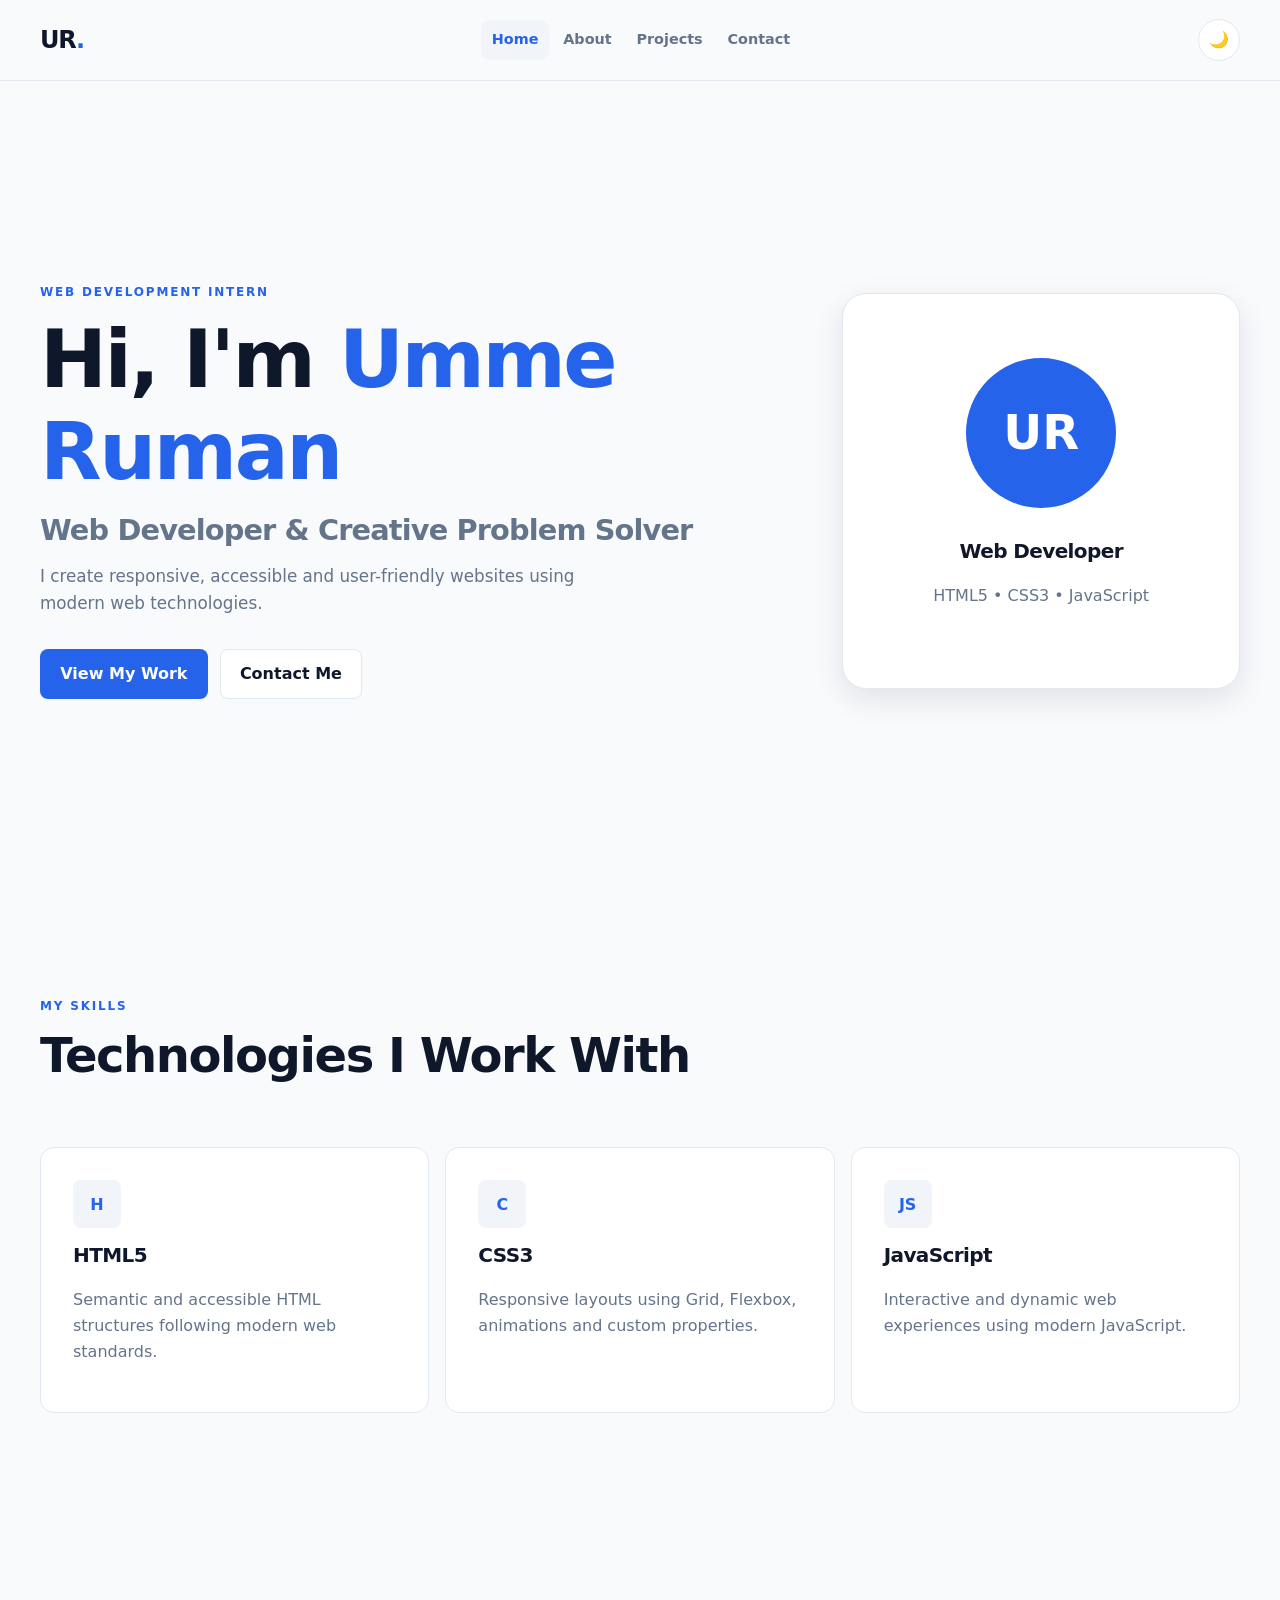
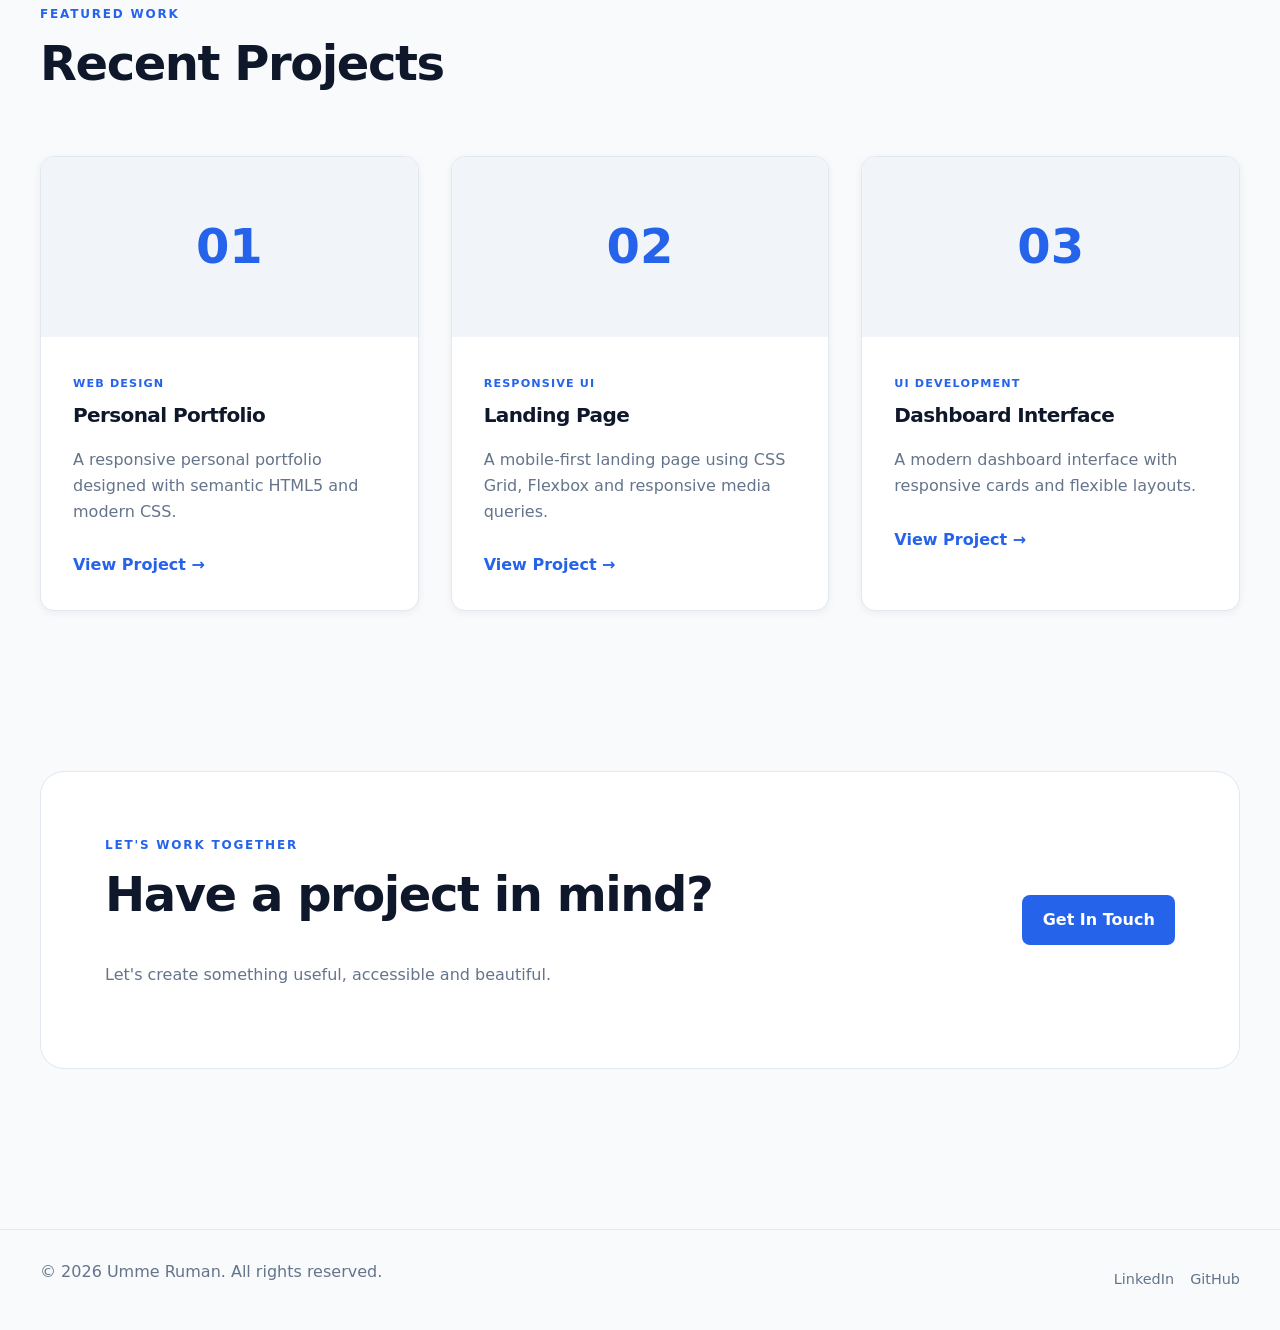
<file: index.html>
<!DOCTYPE html><html lang="en">
<head>
    <meta charset="UTF-8">
    <meta name="viewport" content="width=device-width, initial-scale=1.0"><meta name="description" content="Umme Ruman - Web Developer Portfolio">
<meta name="keywords" content="Web Developer, HTML, CSS, JavaScript, Portfolio">
<meta name="author" content="Umme Ruman">

<title>Umme Ruman | Web Developer</title>

<link rel="stylesheet" href="css/style.css">

</head><body><header class="site-header">
    <div class="container nav-container">    <a href="index.html" class="logo" aria-label="Umme Ruman Home">
        UR<span>.</span>
    </a>

    <nav class="main-nav" aria-label="Main Navigation">
        <a href="index.html" class="active">Home</a>
        <a href="about.html">About</a>
        <a href="projects.html">Projects</a>
        <a href="contact.html">Contact</a>
    </nav>

    <button
        class="theme-toggle"
        id="themeToggle"
        type="button"
        aria-label="Toggle dark mode"
        aria-pressed="false">
        🌙
    </button>

</div>

</header><main><section class="hero">
    <div class="container hero-grid">    <div class="hero-content">
        <p class="eyebrow">WEB DEVELOPMENT INTERN</p>

        <h1>
            Hi, I'm <span>Umme Ruman</span>
        </h1>

        <h2>Web Developer & Creative Problem Solver</h2>

        <p class="hero-text">
            I create responsive, accessible and user-friendly websites
            using modern web technologies.
        </p>

        <div class="hero-buttons">
            <a href="projects.html" class="btn btn-primary">
                View My Work
            </a>

            <a href="contact.html" class="btn btn-secondary">
                Contact Me
            </a>
        </div>
    </div>

    <div class="hero-card" aria-label="Developer introduction">
        <div class="profile-circle">UR</div>

        <h3>Web Developer</h3>

        <p>
            HTML5 • CSS3 • JavaScript
        </p>
    </div>

</div>

</section><section class="skills-section" aria-labelledby="skills-heading"><div class="container">

    <div class="section-heading">
        <p class="eyebrow">MY SKILLS</p>
        <h2 id="skills-heading">Technologies I Work With</h2>
    </div>

    <div class="skills-grid">

        <article class="skill-card">
            <div class="skill-icon">H</div>
            <h3>HTML5</h3>
            <p>
                Semantic and accessible HTML structures following
                modern web standards.
            </p>
        </article>

        <article class="skill-card">
            <div class="skill-icon">C</div>
            <h3>CSS3</h3>
            <p>
                Responsive layouts using Grid, Flexbox, animations
                and custom properties.
            </p>
        </article>

        <article class="skill-card">
            <div class="skill-icon">JS</div>
            <h3>JavaScript</h3>
            <p>
                Interactive and dynamic web experiences using
                modern JavaScript.
            </p>
        </article>

    </div>

</div>

</section><section class="featured-section" aria-labelledby="featured-heading"><div class="container">

    <div class="section-heading">
        <p class="eyebrow">FEATURED WORK</p>
        <h2 id="featured-heading">Recent Projects</h2>
    </div>

    <div class="projects-grid">

        <article class="project-card">
            <div class="project-image">01</div>

            <div class="project-content">
                <span class="project-category">WEB DESIGN</span>

                <h3>Personal Portfolio</h3>

                <p>
                    A responsive personal portfolio designed with
                    semantic HTML5 and modern CSS.
                </p>

                <a href="projects.html" class="project-link">
                    View Project →
                </a>
            </div>
        </article>


        <article class="project-card">
            <div class="project-image">02</div>

            <div class="project-content">
                <span class="project-category">RESPONSIVE UI</span>

                <h3>Landing Page</h3>

                <p>
                    A mobile-first landing page using CSS Grid,
                    Flexbox and responsive media queries.
                </p>

                <a href="projects.html" class="project-link">
                    View Project →
                </a>
            </div>
        </article>


        <article class="project-card">
            <div class="project-image">03</div>

            <div class="project-content">
                <span class="project-category">UI DEVELOPMENT</span>

                <h3>Dashboard Interface</h3>

                <p>
                    A modern dashboard interface with responsive
                    cards and flexible layouts.
                </p>

                <a href="projects.html" class="project-link">
                    View Project →
                </a>
            </div>
        </article>

    </div>

</div>

</section><section class="cta-section"><div class="container cta-content">

    <div>
        <p class="eyebrow">LET'S WORK TOGETHER</p>

        <h2>Have a project in mind?</h2>

        <p>
            Let's create something useful, accessible and beautiful.
        </p>
    </div>

    <a href="contact.html" class="btn btn-primary">
        Get In Touch
    </a>

</div>

</section></main><footer class="site-footer"><div class="container footer-content">

    <p>
        © 2026 Umme Ruman. All rights reserved.
    </p>

    <div class="social-links">
        <a href="#" aria-label="LinkedIn profile">LinkedIn</a>
        <a href="#" aria-label="GitHub profile">GitHub</a>
    </div>

</div>

</footer><script src="js/theme.js"></script></body>
</html>
</file>
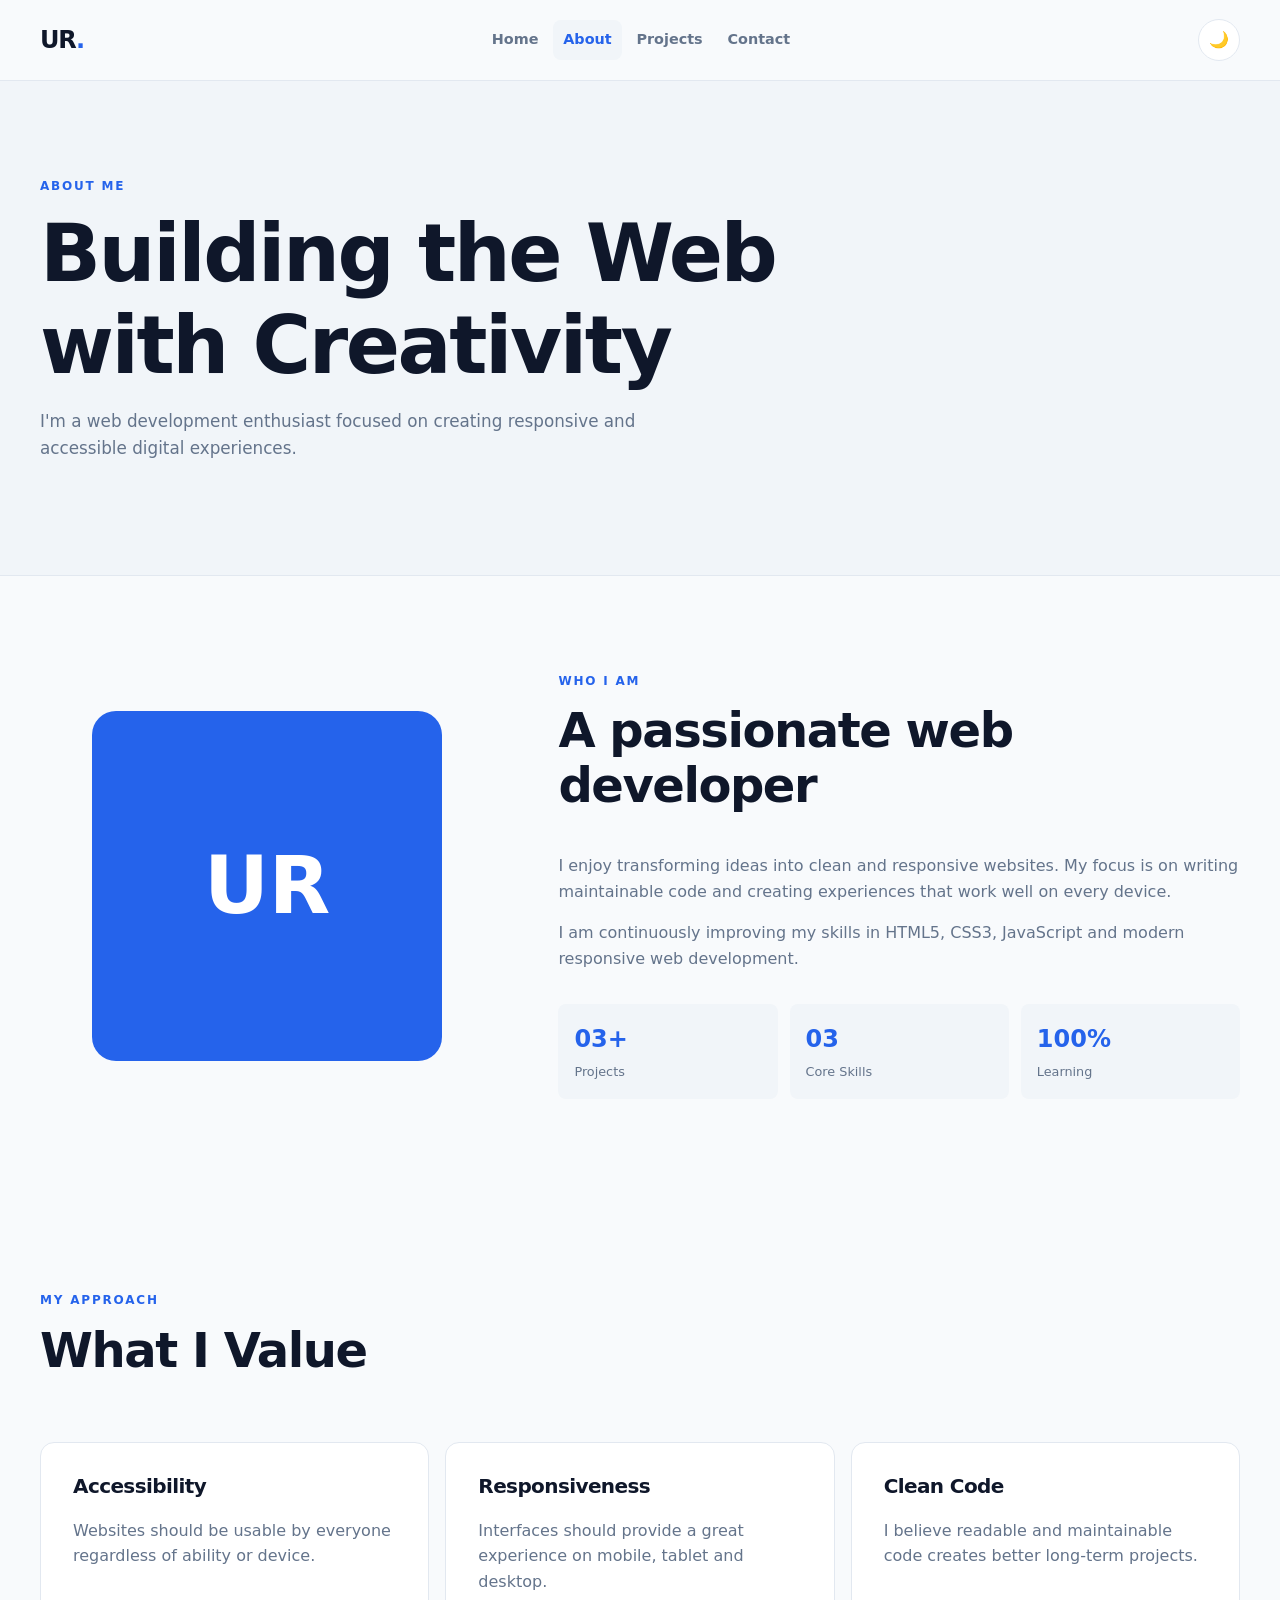
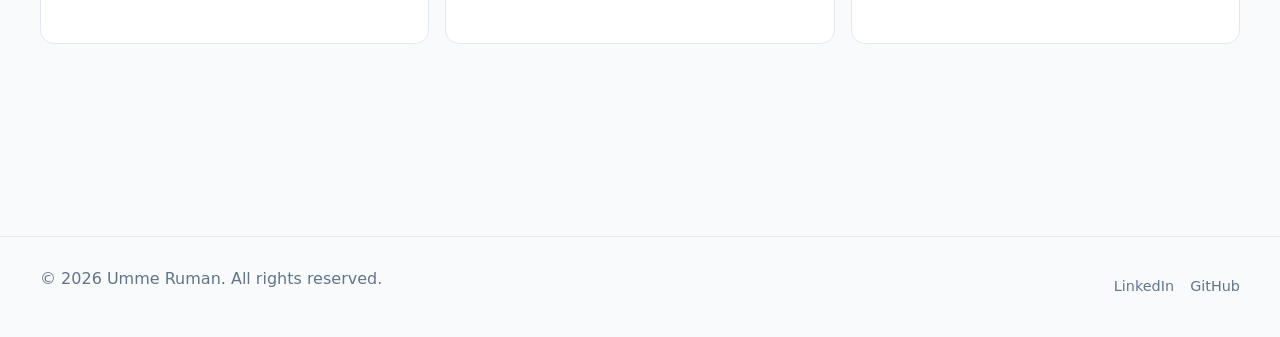
<file: about.html>
<!DOCTYPE html><html lang="en">
<head>
    <meta charset="UTF-8">
    <meta name="viewport" content="width=device-width, initial-scale=1.0"><meta name="description" content="About Umme Ruman - Web Developer">
<meta name="author" content="Umme Ruman">

<title>About | Umme Ruman</title>

<link rel="stylesheet" href="css/style.css">

</head><body><header class="site-header">
    <div class="container nav-container">    <a href="index.html" class="logo" aria-label="Umme Ruman Home">
        UR<span>.</span>
    </a>

    <nav class="main-nav" aria-label="Main Navigation">
        <a href="index.html">Home</a>
        <a href="about.html" class="active">About</a>
        <a href="projects.html">Projects</a>
        <a href="contact.html">Contact</a>
    </nav>

    <button
        class="theme-toggle"
        id="themeToggle"
        type="button"
        aria-label="Toggle dark mode"
        aria-pressed="false">
        🌙
    </button>

</div>

</header><main><section class="page-hero">
    <div class="container">    <p class="eyebrow">ABOUT ME</p>

    <h1>Building the Web with Creativity</h1>

    <p>
        I'm a web development enthusiast focused on creating
        responsive and accessible digital experiences.
    </p>

</div>

</section><section class="about-section"><div class="container about-grid">

    <div class="about-image">
        <div class="profile-large">UR</div>
    </div>

    <div class="about-content">

        <p class="eyebrow">WHO I AM</p>

        <h2>A passionate web developer</h2>

        <p>
            I enjoy transforming ideas into clean and responsive
            websites. My focus is on writing maintainable code
            and creating experiences that work well on every device.
        </p>

        <p>
            I am continuously improving my skills in HTML5, CSS3,
            JavaScript and modern responsive web development.
        </p>

        <div class="stats-grid">

            <div class="stat">
                <strong>03+</strong>
                <span>Projects</span>
            </div>

            <div class="stat">
                <strong>03</strong>
                <span>Core Skills</span>
            </div>

            <div class="stat">
                <strong>100%</strong>
                <span>Learning</span>
            </div>

        </div>

    </div>

</div>

</section><section class="values-section"><div class="container">

    <div class="section-heading">
        <p class="eyebrow">MY APPROACH</p>
        <h2>What I Value</h2>
    </div>

    <div class="values-grid">

        <article class="value-card">
            <h3>Accessibility</h3>
            <p>
                Websites should be usable by everyone regardless
                of ability or device.
            </p>
        </article>

        <article class="value-card">
            <h3>Responsiveness</h3>
            <p>
                Interfaces should provide a great experience on
                mobile, tablet and desktop.
            </p>
        </article>

        <article class="value-card">
            <h3>Clean Code</h3>
            <p>
                I believe readable and maintainable code creates
                better long-term projects.
            </p>
        </article>

    </div>

</div>

</section></main><footer class="site-footer"><div class="container footer-content">

    <p>© 2026 Umme Ruman. All rights reserved.</p>

    <div class="social-links">
        <a href="#">LinkedIn</a>
        <a href="#">GitHub</a>
    </div>

</div>

</footer><script src="js/theme.js"></script></body>
</html>
</file>
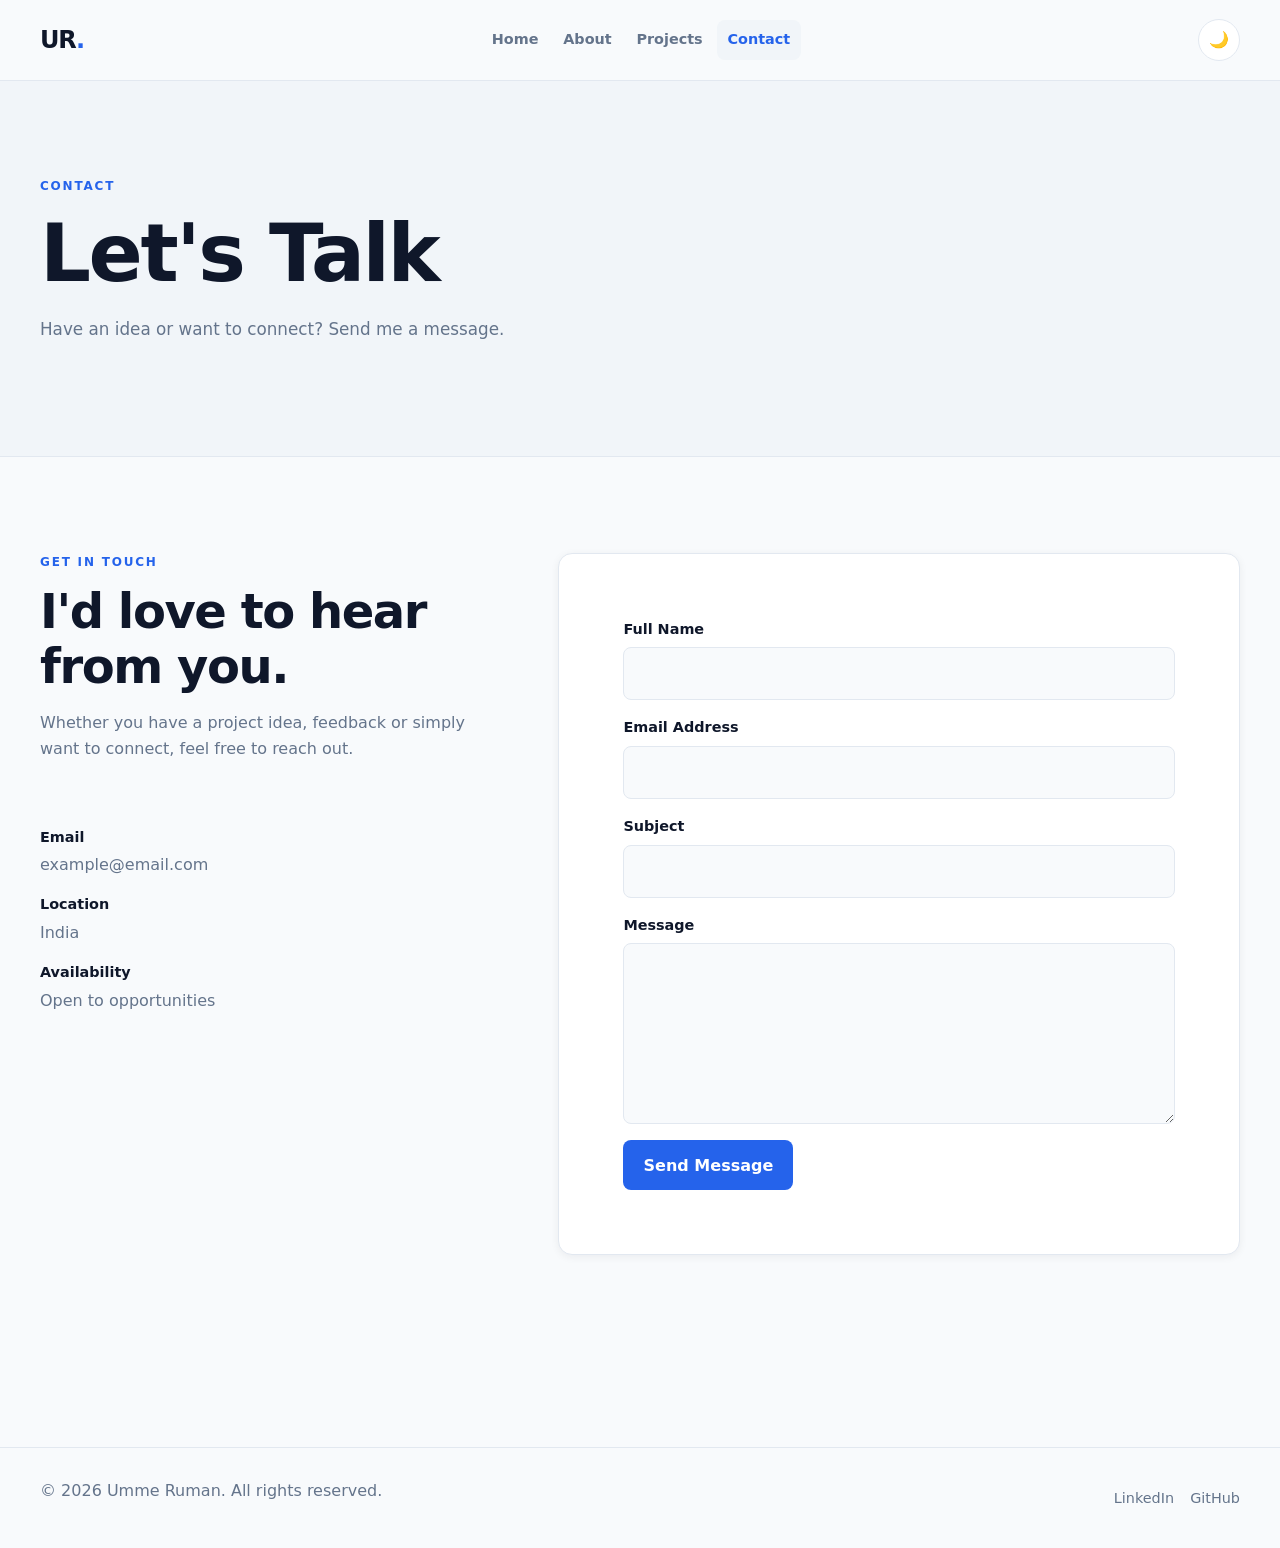
<file: contact.html>
<!DOCTYPE html><html lang="en">
<head>
    <meta charset="UTF-8">
    <meta name="viewport" content="width=device-width, initial-scale=1.0"><meta name="description" content="Contact Umme Ruman">
<meta name="author" content="Umme Ruman">

<title>Contact | Umme Ruman</title>

<link rel="stylesheet" href="css/style.css">

</head><body><header class="site-header"><div class="container nav-container">

    <a href="index.html" class="logo" aria-label="Umme Ruman Home">
        UR<span>.</span>
    </a>

    <nav class="main-nav" aria-label="Main Navigation">
        <a href="index.html">Home</a>
        <a href="about.html">About</a>
        <a href="projects.html">Projects</a>
        <a href="contact.html" class="active">Contact</a>
    </nav>

    <button
        class="theme-toggle"
        id="themeToggle"
        type="button"
        aria-label="Toggle dark mode"
        aria-pressed="false">
        🌙
    </button>

</div>

</header><main><section class="page-hero"><div class="container">

    <p class="eyebrow">CONTACT</p>

    <h1>Let's Talk</h1>

    <p>
        Have an idea or want to connect? Send me a message.
    </p>

</div>

</section><section class="contact-section"><div class="container contact-grid">

    <div class="contact-info">

        <p class="eyebrow">GET IN TOUCH</p>

        <h2>I'd love to hear from you.</h2>

        <p>
            Whether you have a project idea, feedback or simply
            want to connect, feel free to reach out.
        </p>

        <div class="contact-details">

            <div class="contact-item">
                <strong>Email</strong>
                <a href="mailto:example@email.com">
                    example@email.com
                </a>
            </div>

            <div class="contact-item">
                <strong>Location</strong>
                <span>India</span>
            </div>

            <div class="contact-item">
                <strong>Availability</strong>
                <span>Open to opportunities</span>
            </div>

        </div>

    </div>


    <form class="contact-form" action="#" method="post">

        <div class="form-group">

            <label for="name">Full Name</label>

            <input
                type="text"
                id="name"
                name="name"
                autocomplete="name"
                required>

        </div>


        <div class="form-group">

            <label for="email">Email Address</label>

            <input
                type="email"
                id="email"
                name="email"
                autocomplete="email"
                required>

        </div>


        <div class="form-group">

            <label for="subject">Subject</label>

            <input
                type="text"
                id="subject"
                name="subject"
                required>

        </div>


        <div class="form-group">

            <label for="message">Message</label>

            <textarea
                id="message"
                name="message"
                rows="6"
                required></textarea>

        </div>


        <button type="submit" class="btn btn-primary">
            Send Message
        </button>

    </form>

</div>

</section></main><footer class="site-footer"><div class="container footer-content">

    <p>© 2026 Umme Ruman. All rights reserved.</p>

    <div class="social-links">
        <a href="#">LinkedIn</a>
        <a href="#">GitHub</a>
    </div>

</div>

</footer><script src="js/theme.js"></script></body>
</html>
</file>
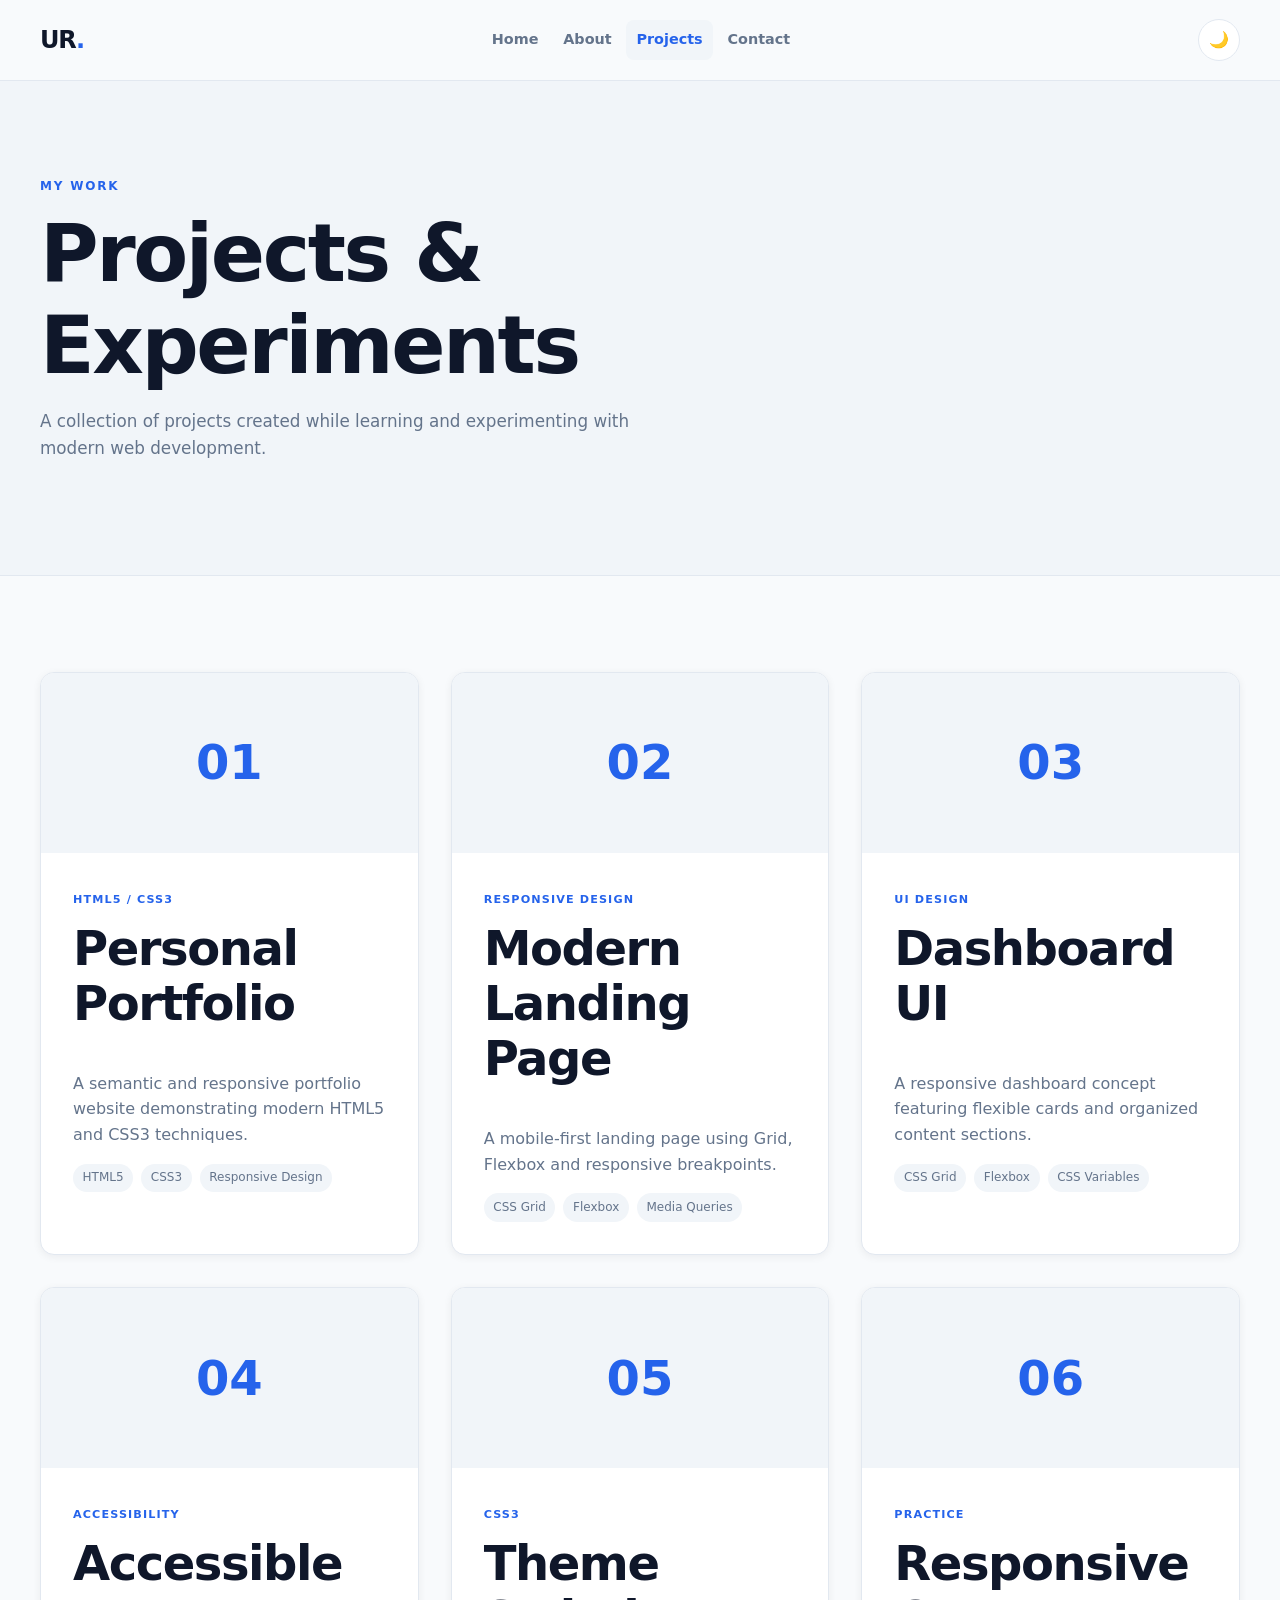
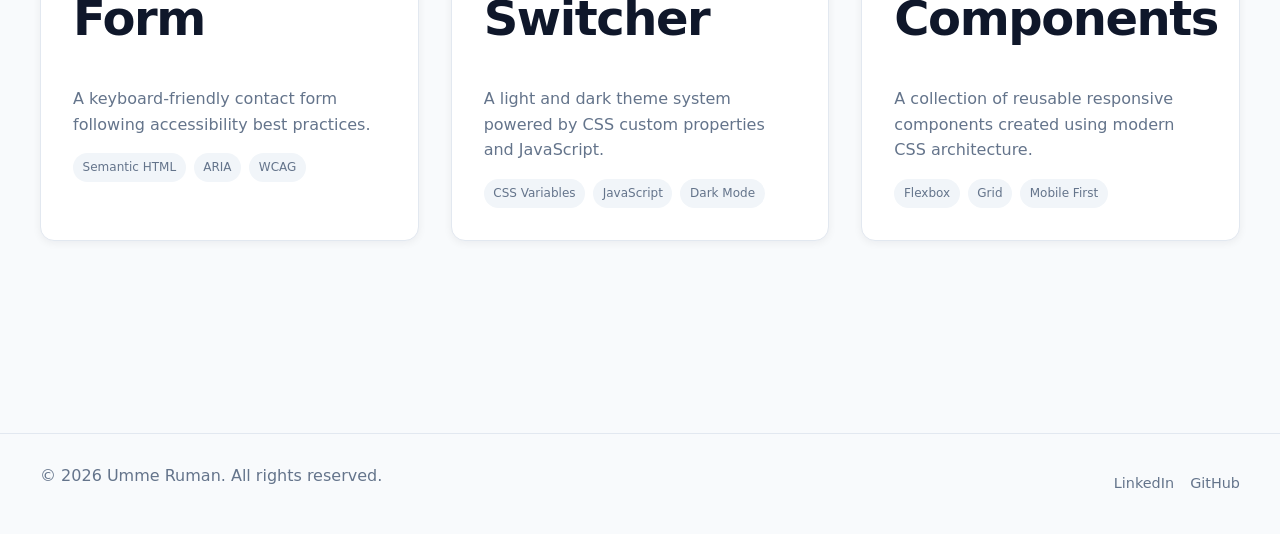
<file: projects.html>
<!DOCTYPE html><html lang="en">
<head>
    <meta charset="UTF-8">
    <meta name="viewport" content="width=device-width, initial-scale=1.0"><meta name="description" content="Web development projects by Umme Ruman">
<meta name="author" content="Umme Ruman">

<title>Projects | Umme Ruman</title>

<link rel="stylesheet" href="css/style.css">

</head><body><header class="site-header"><div class="container nav-container">

    <a href="index.html" class="logo" aria-label="Umme Ruman Home">
        UR<span>.</span>
    </a>

    <nav class="main-nav" aria-label="Main Navigation">
        <a href="index.html">Home</a>
        <a href="about.html">About</a>
        <a href="projects.html" class="active">Projects</a>
        <a href="contact.html">Contact</a>
    </nav>

    <button
        class="theme-toggle"
        id="themeToggle"
        type="button"
        aria-label="Toggle dark mode"
        aria-pressed="false">
        🌙
    </button>

</div>

</header><main><section class="page-hero"><div class="container">

    <p class="eyebrow">MY WORK</p>

    <h1>Projects & Experiments</h1>

    <p>
        A collection of projects created while learning and
        experimenting with modern web development.
    </p>

</div>

</section><section class="projects-section"><div class="container">

    <div class="projects-grid projects-page-grid">

        <article class="project-card">

            <div class="project-image">
                01
            </div>

            <div class="project-content">

                <span class="project-category">
                    HTML5 / CSS3
                </span>

                <h2>Personal Portfolio</h2>

                <p>
                    A semantic and responsive portfolio website
                    demonstrating modern HTML5 and CSS3 techniques.
                </p>

                <ul class="technology-list">
                    <li>HTML5</li>
                    <li>CSS3</li>
                    <li>Responsive Design</li>
                </ul>

            </div>

        </article>


        <article class="project-card">

            <div class="project-image">
                02
            </div>

            <div class="project-content">

                <span class="project-category">
                    RESPONSIVE DESIGN
                </span>

                <h2>Modern Landing Page</h2>

                <p>
                    A mobile-first landing page using Grid,
                    Flexbox and responsive breakpoints.
                </p>

                <ul class="technology-list">
                    <li>CSS Grid</li>
                    <li>Flexbox</li>
                    <li>Media Queries</li>
                </ul>

            </div>

        </article>


        <article class="project-card">

            <div class="project-image">
                03
            </div>

            <div class="project-content">

                <span class="project-category">
                    UI DESIGN
                </span>

                <h2>Dashboard UI</h2>

                <p>
                    A responsive dashboard concept featuring
                    flexible cards and organized content sections.
                </p>

                <ul class="technology-list">
                    <li>CSS Grid</li>
                    <li>Flexbox</li>
                    <li>CSS Variables</li>
                </ul>

            </div>

        </article>


        <article class="project-card">

            <div class="project-image">
                04
            </div>

            <div class="project-content">

                <span class="project-category">
                    ACCESSIBILITY
                </span>

                <h2>Accessible Form</h2>

                <p>
                    A keyboard-friendly contact form following
                    accessibility best practices.
                </p>

                <ul class="technology-list">
                    <li>Semantic HTML</li>
                    <li>ARIA</li>
                    <li>WCAG</li>
                </ul>

            </div>

        </article>


        <article class="project-card">

            <div class="project-image">
                05
            </div>

            <div class="project-content">

                <span class="project-category">
                    CSS3
                </span>

                <h2>Theme Switcher</h2>

                <p>
                    A light and dark theme system powered by
                    CSS custom properties and JavaScript.
                </p>

                <ul class="technology-list">
                    <li>CSS Variables</li>
                    <li>JavaScript</li>
                    <li>Dark Mode</li>
                </ul>

            </div>

        </article>


        <article class="project-card">

            <div class="project-image">
                06
            </div>

            <div class="project-content">

                <span class="project-category">
                    PRACTICE
                </span>

                <h2>Responsive Components</h2>

                <p>
                    A collection of reusable responsive components
                    created using modern CSS architecture.
                </p>

                <ul class="technology-list">
                    <li>Flexbox</li>
                    <li>Grid</li>
                    <li>Mobile First</li>
                </ul>

            </div>

        </article>

    </div>

</div>

</section></main><footer class="site-footer"><div class="container footer-content">

    <p>© 2026 Umme Ruman. All rights reserved.</p>

    <div class="social-links">
        <a href="#">LinkedIn</a>
        <a href="#">GitHub</a>
    </div>

</div>

</footer><script src="js/theme.js"></script></body>
</html>
</file>
<file: css/style.css>
/* =========================================================
THIRANEX INTERNSHIP - TASK 2
Advanced CSS3 & Responsive Architecture
========================================================= */

/* =========================================================

1. CSS VARIABLES
   ========================================================= */

:root {

--color-bg: #f8fafc;
--color-surface: #ffffff;
--color-surface-alt: #f1f5f9;

--color-text: #0f172a;
--color-text-muted: #64748b;

--color-primary: #2563eb;
--color-primary-dark: #1d4ed8;

--color-border: #e2e8f0;

--shadow-sm:
    0 2px 8px rgba(15, 23, 42, 0.06);

--shadow-md:
    0 10px 30px rgba(15, 23, 42, 0.10);

--radius-sm: 8px;
--radius-md: 14px;
--radius-lg: 24px;

--container-width: 1200px;

--space-xs: 0.5rem;
--space-sm: 0.75rem;
--space-md: 1rem;
--space-lg: 2rem;
--space-xl: 4rem;
--space-xxl: 6rem;

--transition:
    0.25s ease;

}

/* =========================================================
DARK THEME
========================================================= */

[data-theme="dark"] {

--color-bg: #020617;
--color-surface: #0f172a;
--color-surface-alt: #1e293b;

--color-text: #f8fafc;
--color-text-muted: #94a3b8;

--color-primary: #60a5fa;
--color-primary-dark: #3b82f6;

--color-border: #334155;

--shadow-sm:
    0 2px 8px rgba(0, 0, 0, 0.25);

--shadow-md:
    0 10px 30px rgba(0, 0, 0, 0.35);

}

/* =========================================================
2. RESET
========================================================= */

*,
*::before,
*::after {
box-sizing: border-box;
}

html {
scroll-behavior: smooth;
}

body {
margin: 0;

min-height: 100vh;

background: var(--color-bg);
color: var(--color-text);

font-family:
    Inter,
    system-ui,
    -apple-system,
    BlinkMacSystemFont,
    "Segoe UI",
    sans-serif;

line-height: 1.6;

transition:
    background var(--transition),
    color var(--transition);

}

img {
display: block;
max-width: 100%;
}

a {
color: inherit;
text-decoration: none;
}

button,
input,
textarea {
font: inherit;
}

/* =========================================================
3. ACCESSIBILITY
========================================================= */

:focus-visible {
outline: 3px solid var(--color-primary);
outline-offset: 4px;
}

::selection {
background: var(--color-primary);
color: #ffffff;
}

/* =========================================================
4. CONTAINER
========================================================= */

.container {

width: min(
    calc(100% - 2rem),
    var(--container-width)
);

margin-inline: auto;

}

/* =========================================================
5. HEADER
========================================================= */

.site-header {

position: sticky;

top: 0;

z-index: 1000;

background:
    color-mix(
        in srgb,
        var(--color-bg) 90%,
        transparent
    );

backdrop-filter: blur(12px);

border-bottom:
    1px solid var(--color-border);

}

.nav-container {

min-height: 70px;

display: flex;

align-items: center;

justify-content: space-between;

gap: var(--space-md);

}

.logo {

font-size: 1.5rem;

font-weight: 800;

letter-spacing: -0.05em;

}

.logo span {
color: var(--color-primary);
}

/* =========================================================
6. NAVIGATION
========================================================= */

.main-nav {

display: flex;

align-items: center;

gap: 0.25rem;

}

.main-nav a {

padding:
    0.5rem
    0.65rem;

color: var(--color-text-muted);

font-size: 0.9rem;

font-weight: 600;

border-radius: var(--radius-sm);

transition:
    color var(--transition),
    background var(--transition);

}

.main-nav a:hover,
.main-nav a.active {

color: var(--color-primary);

background:
    var(--color-surface-alt);

}

/* =========================================================
7. THEME BUTTON
========================================================= */

.theme-toggle {

width: 42px;
height: 42px;

display: grid;
place-items: center;

border:
    1px solid var(--color-border);

border-radius: 50%;

background:
    var(--color-surface);

color: var(--color-text);

cursor: pointer;

transition:
    transform var(--transition),
    background var(--transition);

}

.theme-toggle:hover {

transform: rotate(15deg);

}

/* =========================================================
8. TYPOGRAPHY
========================================================= */

h1,
h2,
h3,
p {
margin-top: 0;
}

h1,
h2,
h3 {

line-height: 1.15;

letter-spacing: -0.03em;

}

h1 {

font-size:
    clamp(2.5rem, 8vw, 5rem);

}

h2 {

font-size:
    clamp(2rem, 5vw, 3rem);

}

h3 {

font-size: 1.25rem;

}

p {

color: var(--color-text-muted);

}

.eyebrow {

margin-bottom: var(--space-sm);

color: var(--color-primary);

font-size: 0.75rem;

font-weight: 800;

letter-spacing: 0.15em;

}

/* =========================================================
9. BUTTONS
========================================================= */

.btn {

display: inline-flex;

align-items: center;

justify-content: center;

min-height: 46px;

padding:
    0.7rem
    1.2rem;

border-radius: var(--radius-sm);

font-weight: 700;

border: 1px solid transparent;

cursor: pointer;

transition:
    transform var(--transition),
    background var(--transition),
    border-color var(--transition);

}

.btn:hover {

transform: translateY(-2px);

}

.btn-primary {

background: var(--color-primary);

color: #ffffff;

}

.btn-primary:hover {

background:
    var(--color-primary-dark);

}

.btn-secondary {

border-color:
    var(--color-border);

background:
    var(--color-surface);

color:
    var(--color-text);

}

/* =========================================================
10. HERO
========================================================= */

.hero {

padding-block:
    var(--space-xxl);

}

.hero-grid {

display: grid;

grid-template-columns: 1fr;

gap: var(--space-xl);

align-items: center;

}

.hero-content h1 {

margin-bottom: var(--space-md);

}

.hero-content h1 span {

color: var(--color-primary);

}

.hero-content h2 {

margin-bottom: var(--space-md);

color: var(--color-text-muted);

font-size:
    clamp(1.25rem, 4vw, 1.8rem);

}

.hero-text {

max-width: 600px;

font-size: 1.05rem;

}

.hero-buttons {

display: flex;

flex-wrap: wrap;

gap: var(--space-sm);

margin-top: var(--space-lg);

}

/* =========================================================
11. HERO CARD
========================================================= */

.hero-card {

min-height: 320px;

display: flex;

flex-direction: column;

align-items: center;

justify-content: center;

padding: var(--space-xl);

text-align: center;

background:
    var(--color-surface);

border:
    1px solid var(--color-border);

border-radius: var(--radius-lg);

box-shadow: var(--shadow-md);

}

.profile-circle {

width: 150px;
height: 150px;

display: grid;

place-items: center;

margin-bottom: var(--space-lg);

border-radius: 50%;

background:
    var(--color-primary);

color: #ffffff;

font-size: 3rem;

font-weight: 800;

}

/* =========================================================
12. SECTION COMMON
========================================================= */

.skills-section,
.featured-section,
.projects-section,
.about-section,
.values-section,
.contact-section {

padding-block:
    var(--space-xxl);

}

.section-heading {

max-width: 700px;

margin-bottom: var(--space-xl);

}

/* =========================================================
13. CSS GRID - SKILLS
========================================================= */

.skills-grid {

display: grid;

grid-template-columns: 1fr;

gap: var(--space-md);

}

.skill-card {

padding: var(--space-lg);

background:
    var(--color-surface);

border:
    1px solid var(--color-border);

border-radius:
    var(--radius-md);

transition:
    transform var(--transition),
    box-shadow var(--transition);

}

.skill-card:hover {

transform: translateY(-5px);

box-shadow:
    var(--shadow-md);

}

.skill-icon {

width: 48px;
height: 48px;

display: grid;
place-items: center;

margin-bottom: var(--space-md);

border-radius: var(--radius-sm);

background:
    var(--color-surface-alt);

color:
    var(--color-primary);

font-weight: 800;

}

/* =========================================================
14. PROJECT GRID
========================================================= */

.projects-grid {

display: grid;

grid-template-columns: 1fr;

gap: var(--space-lg);

}

.project-card {

overflow: hidden;

background:
    var(--color-surface);

border:
    1px solid var(--color-border);

border-radius:
    var(--radius-md);

box-shadow:
    var(--shadow-sm);

transition:
    transform var(--transition),
    box-shadow var(--transition);

}

.project-card:hover {

transform: translateY(-6px);

box-shadow:
    var(--shadow-md);

}

.project-image {

min-height: 180px;

display: grid;

place-items: center;

background:
    var(--color-surface-alt);

color:
    var(--color-primary);

font-size: 3rem;

font-weight: 900;

}

.project-content {

padding: var(--space-lg);

}

.project-category {

display: inline-block;

margin-bottom: var(--space-sm);

color:
    var(--color-primary);

font-size: 0.7rem;

font-weight: 800;

letter-spacing: 0.1em;

}

.project-link {

display: inline-block;

margin-top: var(--space-sm);

color:
    var(--color-primary);

font-weight: 700;

}

.technology-list {

display: flex;

flex-wrap: wrap;

gap: 0.5rem;

padding: 0;

margin:
    var(--space-md)
    0
    0;

list-style: none;

}

.technology-list li {

padding:
    0.3rem
    0.6rem;

background:
    var(--color-surface-alt);

border-radius: 100px;

color:
    var(--color-text-muted);

font-size: 0.75rem;

}

/* =========================================================
15. CTA
========================================================= */

.cta-section {

padding-block:
    var(--space-xl);

}

.cta-content {

display: flex;

flex-direction: column;

align-items: flex-start;

gap: var(--space-lg);

padding: var(--space-xl);

background:
    var(--color-surface);

border:
    1px solid var(--color-border);

border-radius:
    var(--radius-lg);

}

/* =========================================================
16. PAGE HERO
========================================================= */

.page-hero {

padding-block:
    var(--space-xxl);

background:
    var(--color-surface-alt);

border-bottom:
    1px solid var(--color-border);

}

.page-hero h1 {

max-width: 800px;

margin-bottom: var(--space-md);

}

.page-hero p:last-child {

max-width: 650px;

font-size: 1.05rem;

}

/* =========================================================
17. ABOUT GRID
========================================================= */

.about-grid {

display: grid;

grid-template-columns: 1fr;

gap: var(--space-xl);

align-items: center;

}

.about-image {

display: grid;

place-items: center;

}

.profile-large {

width: min(100%, 350px);

aspect-ratio: 1;

display: grid;

place-items: center;

border-radius: var(--radius-lg);

background:
    var(--color-primary);

color: #ffffff;

font-size: 5rem;

font-weight: 900;

}

.stats-grid {

display: grid;

grid-template-columns:
    repeat(3, 1fr);

gap: var(--space-sm);

margin-top: var(--space-lg);

}

.stat {

padding: var(--space-md);

background:
    var(--color-surface-alt);

border-radius:
    var(--radius-sm);

}

.stat strong {

display: block;

color:
    var(--color-primary);

font-size: 1.5rem;

}

.stat span {

color:
    var(--color-text-muted);

font-size: 0.8rem;

}

/* =========================================================
18. VALUES
========================================================= */

.values-grid {

display: grid;

grid-template-columns: 1fr;

gap: var(--space-md);

}

.value-card {

padding: var(--space-lg);

background:
    var(--color-surface);

border:
    1px solid var(--color-border);

border-radius:
    var(--radius-md);

}

/* =========================================================
19. CONTACT GRID
========================================================= */

.contact-grid {

display: grid;

grid-template-columns: 1fr;

gap: var(--space-xl);

}

.contact-info h2 {

margin-bottom:
    var(--space-md);

}

.contact-details {

display: grid;

gap: var(--space-md);

margin-top:
    var(--space-xl);

}

.contact-item {

display: flex;

flex-direction: column;

gap: 0.2rem;

}

.contact-item strong {

font-size: 0.9rem;

}

.contact-item span,
.contact-item a {

color:
    var(--color-text-muted);

}

.contact-form {

padding: var(--space-lg);

background:
    var(--color-surface);

border:
    1px solid var(--color-border);

border-radius:
    var(--radius-md);

box-shadow:
    var(--shadow-sm);

}

.form-group {

display: flex;

flex-direction: column;

gap: 0.4rem;

margin-bottom: var(--space-md);

}

.form-group label {

font-weight: 700;

font-size: 0.9rem;

}

.form-group input,
.form-group textarea {

width: 100%;

padding:
    0.8rem
    0.9rem;

border:
    1px solid var(--color-border);

border-radius:
    var(--radius-sm);

background:
    var(--color-bg);

color:
    var(--color-text);

transition:
    border-color var(--transition),
    box-shadow var(--transition);

}

.form-group textarea {

resize: vertical;

}

.form-group input:focus,
.form-group textarea:focus {

border-color:
    var(--color-primary);

outline: none;

box-shadow:
    0 0 0 3px
    color-mix(
        in srgb,
        var(--color-primary) 15%,
        transparent
    );

}

/* =========================================================
20. FOOTER
========================================================= */

.site-footer {

margin-top: var(--space-xxl);

border-top:
    1px solid var(--color-border);

}

.footer-content {

min-height: 100px;

display: flex;

flex-direction: column;

align-items: center;

justify-content: center;

gap: var(--space-md);

text-align: center;

}

.social-links {

display: flex;

gap: var(--space-md);

}

.social-links a {

color:
    var(--color-text-muted);

font-size: 0.9rem;

}

.social-links a:hover {

color:
    var(--color-primary);

}

/* =========================================================
21. TABLET - 768px
========================================================= */

@media (min-width: 768px) {

.container {

    width:
        min(
            calc(100% - 4rem),
            var(--container-width)
        );

}


.hero-grid {

    grid-template-columns:
        1.3fr
        0.7fr;

}


.skills-grid {

    grid-template-columns:
        repeat(3, 1fr);

}


.projects-grid {

    grid-template-columns:
        repeat(2, 1fr);

}


.about-grid {

    grid-template-columns:
        0.8fr
        1.2fr;

}


.values-grid {

    grid-template-columns:
        repeat(3, 1fr);

}


.contact-grid {

    grid-template-columns:
        0.8fr
        1.2fr;

}


.cta-content {

    flex-direction: row;

    align-items: center;

    justify-content: space-between;

}


.footer-content {

    flex-direction: row;

    justify-content: space-between;

}

}

/* =========================================================
22. DESKTOP - 1024px
========================================================= */

@media (min-width: 1024px) {

.nav-container {

    min-height: 80px;

}


.hero {

    min-height:
        calc(100vh - 80px);

    display: grid;

    align-items: center;

}


.projects-grid {

    grid-template-columns:
        repeat(3, 1fr);

}


.projects-page-grid {

    grid-template-columns:
        repeat(3, 1fr);

}


.contact-form {

    padding:
        var(--space-xl);

}

}

/* =========================================================
23. LARGE DESKTOP - 1440px
========================================================= */

@media (min-width: 1440px) {

.hero {

    padding-block:
        8rem;

}


.skills-section,
.featured-section,
.projects-section,
.about-section,
.values-section,
.contact-section {

    padding-block:
        8rem;

}

}

/* =========================================================
24. REDUCED MOTION
========================================================= */

@media (prefers-reduced-motion: reduce) {

html {
    scroll-behavior: auto;
}

*,
*::before,
*::after {

    animation-duration: 0.01ms !important;

    animation-iteration-count: 1 !important;

    transition-duration: 0.01ms !important;

    scroll-behavior: auto !important;

}

}
</file>
